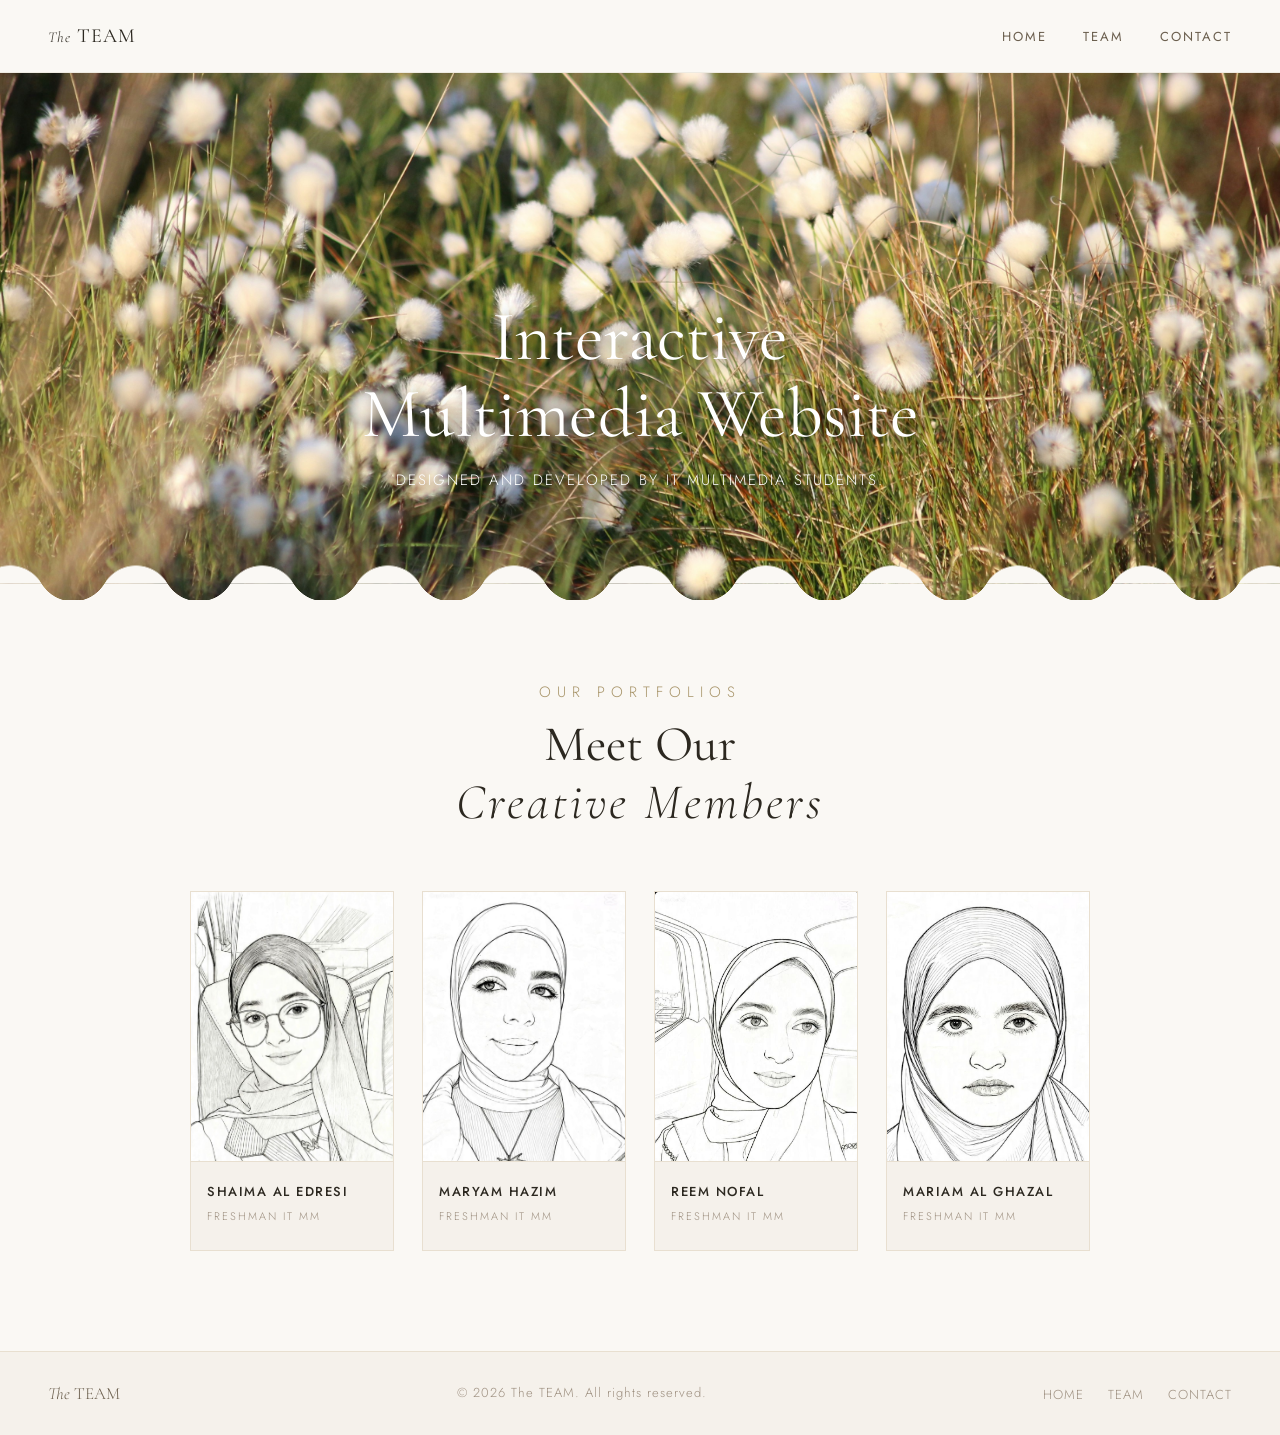
<file: index.html>
<!DOCTYPE html>
<html lang="en">
<head>
  <meta charset="UTF-8" />
  <meta name="viewport" content="width=device-width, initial-scale=1.0" />
  <meta name="description" content="This website is a portfolio for four IT Multimedia students" />
  <title>Interactive Multimedia - Student Profiles</title>
  <link rel="stylesheet" href="styles.css" />
</head>

<body>

<nav class="nav">
  <a href="index.html" class="nav-logo"><em>The</em> TEAM</a>
  <ul class="nav-links">
    <li><a href="index.html">Home</a></li>
    <li><a href="#target-section">Team</a></li>
    <li><a href="contact.html">Contact</a></li>
  </ul>
</nav>

<section class="hero">
  <div class="hero-bg"></div>
  <div class="hero-overlay"></div>

  <div class="hero-content">
    <h1>Interactive Multimedia Website</h1>
    <p>Designed and developed by IT Multimedia students.</p>
  </div>
</section>

<section class="team-section">
  <p class="section-label">Our Portfolios</p>
  <h2 id="target-section" class="section-title">
    Meet Our <br><em>Creative Members</em>
  </h2>

  <div class="team-grid">

    <a href="shaima.html" class="team-card">
      <img class="team-card-img" src="pictures/WhatsApp Image 2026-04-18 at 18.01.10.jpeg
" alt="Shaima Al Edresi" />
      <div class="team-card-info">
        <p class="team-card-name">Shaima Al Edresi</p>
        <p class="team-card-role">Freshman IT MM</p>
      </div>
    </a>
<a href="Maryam.html" class="team-card">
        <img
          class="team-card-img"
          src="pictures/WhatsApp Image 2026-04-15 at 7.02.31 PM.jpeg"
          alt="Maryam Hazim"
         />
        <div class="team-card-info">
          <p class="team-card-name">Maryam Hazim </p>
          <p class="team-card-role">Freshman IT MM</p>
        </div>
      </a>
		
    <a href="reem.html" class="team-card">
      <img class="team-card-img" src="pictures/my picture.jpg" alt="Reem Nofal" />
      <div class="team-card-info">
        <p class="team-card-name">Reem Nofal</p>
        <p class="team-card-role">Freshman IT MM</p>
      </div>
    </a>

    <a href="mariam.html" class="team-card">
      <img class="team-card-img" src="pictures/WhatsApp Image 2026-04-21 at 16.07.06.jpeg
" alt="Mariam Al Ghazal" />
      <div class="team-card-info">
        <p class="team-card-name">Mariam Al Ghazal</p>
        <p class="team-card-role">Freshman IT MM</p>
      </div>
    </a>

  </div>
</section>

<footer>
  <span class="footer-logo"><em>The</em> TEAM</span>
  <span class="footer-copy">© 2026 The TEAM. All rights reserved.</span>
  <ul class="footer-links">
    <li><a href="index.html">Home</a></li>
    <li><a href="#target-section">Team</a></li>
    <li><a href="contact.html">Contact</a></li>
  </ul>
</footer>

</body>
</html>
</file>
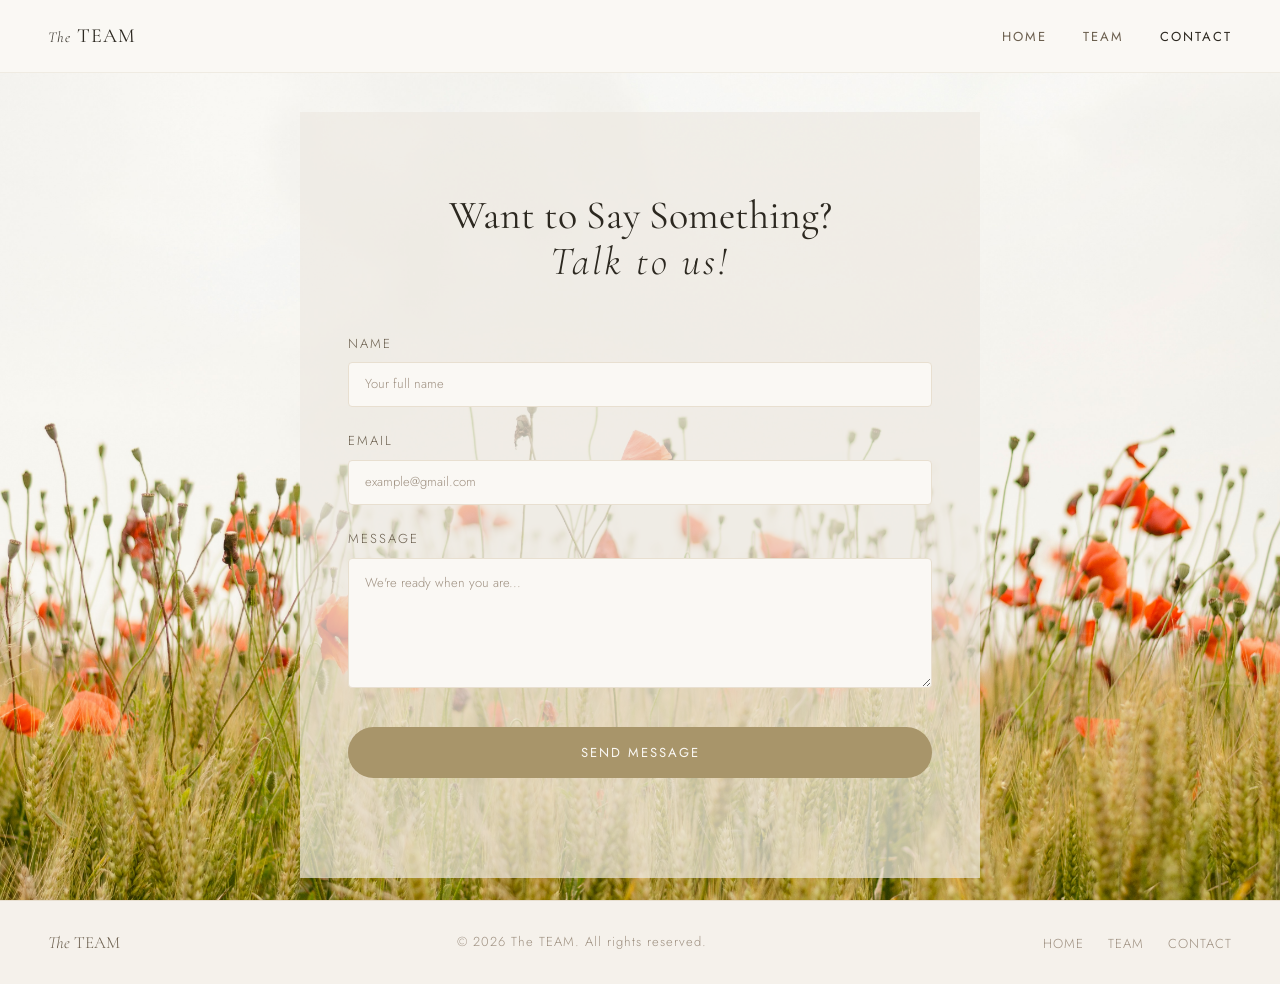
<file: contact.html>
<!DOCTYPE html>
<html lang="en">
<head>
  <meta charset="UTF-8" />
  <meta name="viewport" content="width=device-width, initial-scale=1.0" />
  <title>Contact — The TEAM</title>
  <link rel="stylesheet" href="styles.css" />
</head>

<body>

<nav class="nav">
  <a href="index.html" class="nav-logo"><em>The</em> TEAM</a>
  <ul class="nav-links">
    <li><a href="index.html">Home</a></li>
    <li><a href="index.html">Team</a></li>
    <li><a href="contact.html" class="active">Contact</a></li>
  </ul>
</nav>

<main class="contact-page">

  <img src="pictures/enrico-bet-IicyiaPYGGI-unsplash.jpg" alt="Contact image" />

  <div class="contact-inner">

    <h1 class="section-title">
      Want to Say Something?<br><em>Talk to us!</em>
    </h1>

    <form class="contact-form" action="mailto:U25105853@sharjah.ac.ae" method="post" enctype="text/plain">

      <div class="form-group">
        <label for="name">Name</label>
        <input type="text" id="name" name="name" placeholder="Your full name" required />
      </div>

      <div class="form-group">
        <label for="email">Email</label>
        <input type="email" id="email" name="email" placeholder="example@gmail.com" required />
      </div>

      <div class="form-group">
        <label for="message">Message</label>
        <textarea id="message" name="message" placeholder="We're ready when you are..." required></textarea>
      </div>

      <button type="submit" class="btn-submit">Send Message</button>

    </form>

  </div>

</main>

<footer>
  <span class="footer-logo"><em>The</em> TEAM</span>
  <span class="footer-copy">© 2026 The TEAM. All rights reserved.</span>
  <ul class="footer-links">
    <li><a href="index.html">Home</a></li>
    <li><a href="index.html">Team</a></li>
    <li><a href="contact.html">Contact</a></li>
  </ul>
</footer>

</body>
</html>
</file>
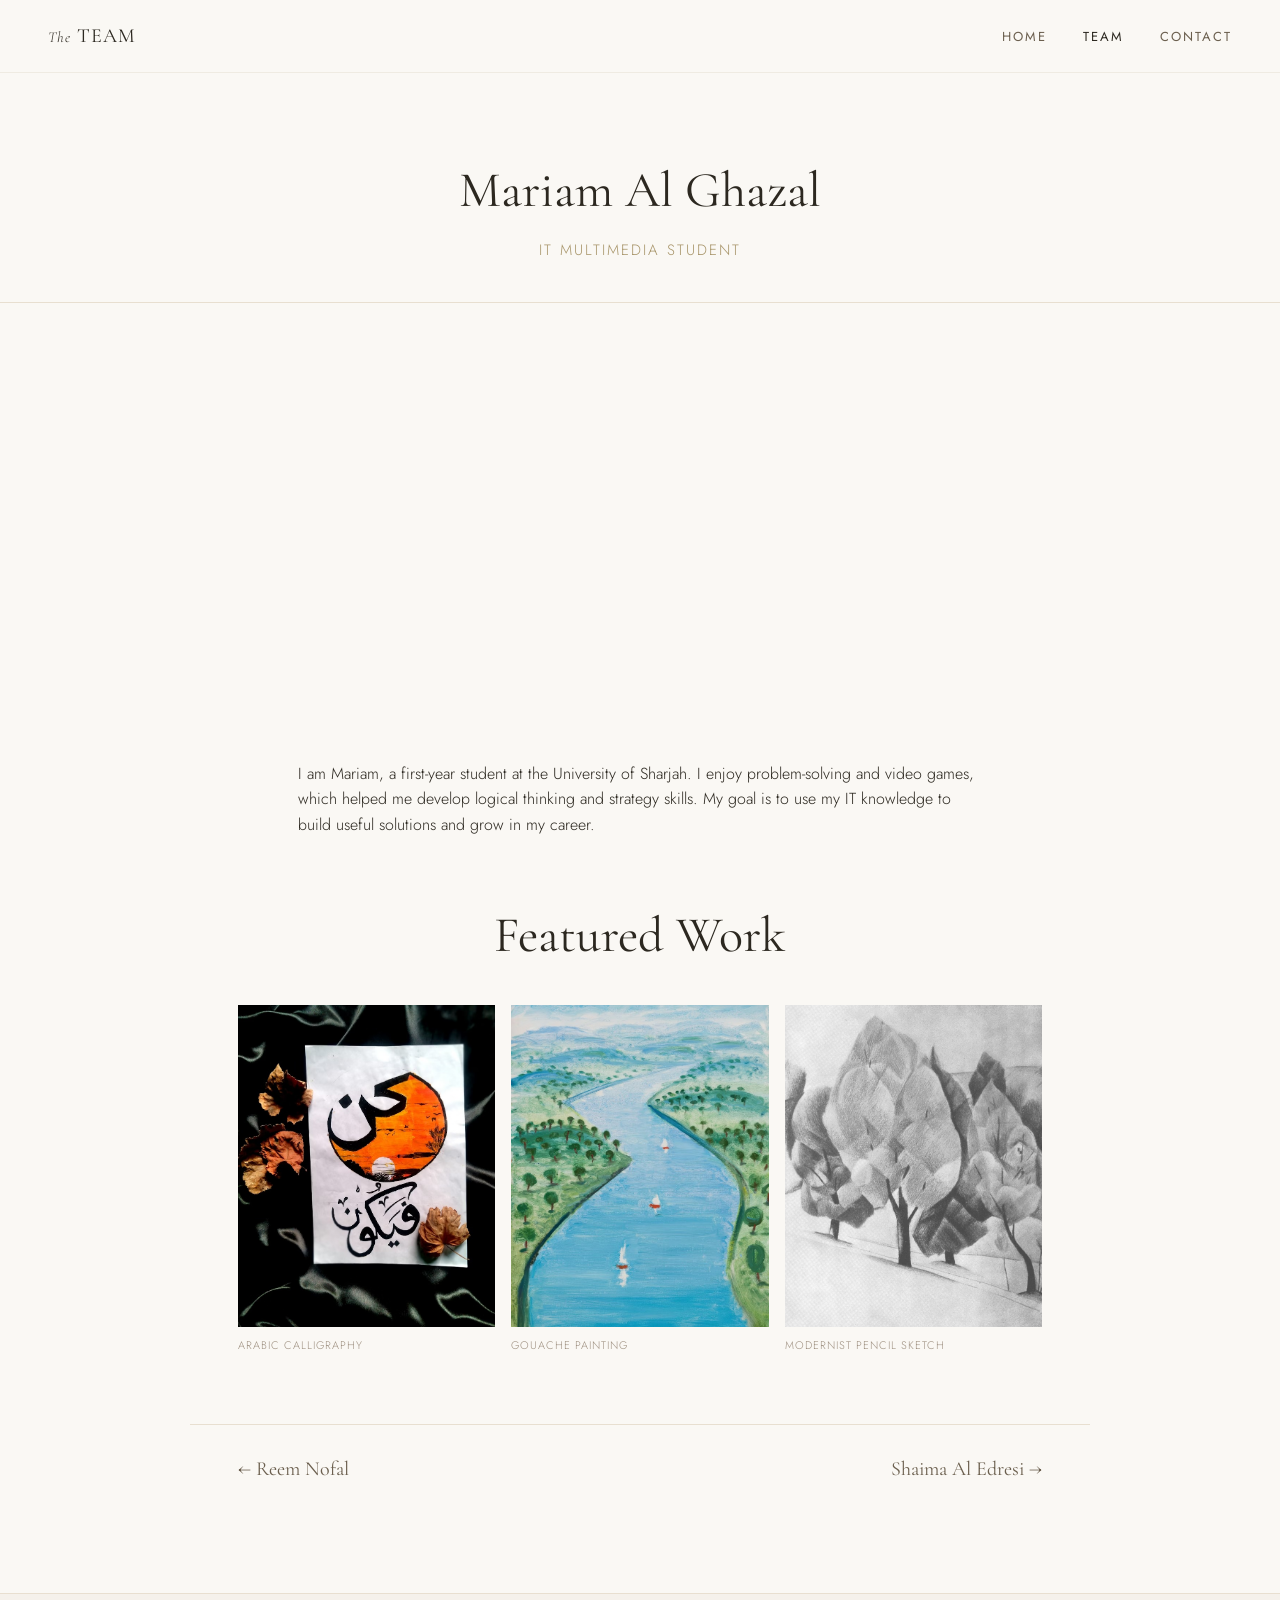
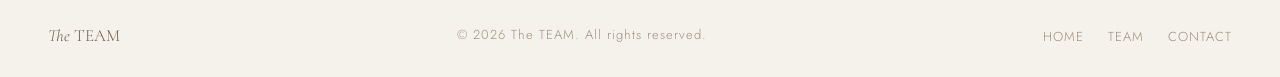
<file: mariam.html>
<!DOCTYPE html>
<html lang="en">
<head>
  <meta charset="UTF-8" />
  <meta name="viewport" content="width=device-width, initial-scale=1.0" />
  <title>Mariam Al Ghazal — The Team</title>
  <link rel="stylesheet" href="styles.css" />
</head>

<body>

<nav class="nav">
  <a href="index.html" class="nav-logo"><em>The</em> TEAM</a>
  <ul class="nav-links">
    <li><a href="index.html">Home</a></li>
    <li><a href="index.html" class="active">Team</a></li>
    <li><a href="contact.html" class="btn-nav">Contact</a></li>
  </ul>
</nav>

<main class="profile-page">

  <header class="profile-header">
    <h1>Mariam Al Ghazal</h1>
    <p class="profile-role">IT Multimedia student</p>
  </header>

  <div class="profile-video-wrap">

   <iframe width="100%" height="400"
  src="https://www.youtube.com/embed/QHWWroo5I4E"
  frameborder="0"
  allowfullscreen>
  </iframe>
   
    <p>
      I am Mariam, a first-year student at the University of Sharjah. I enjoy problem-solving and video games, which helped me develop logical thinking and strategy skills. My goal is to use my IT knowledge to build useful solutions and grow in my career.
    </p>

  </div>

  <section class="selected-work">
    <h2 class="section-title">Featured Work</h2>

    <div class="work-grid">

      <div class="work-item">
        <img src="pictures/WhatsApp Image 2026-04-21 at 16.07.05 (1).jpeg" alt="Arabic Calligraphy">
        <p class="work-caption">Arabic Calligraphy</p>
      </div>

      <div class="work-item">
        <img src="pictures/WhatsApp Image 2026-04-21 at 16.07.05.jpeg" alt="Gouache Painting">
        <p class="work-caption">Gouache Painting</p>
      </div>

      <div class="work-item">
        <img src="pictures/WhatsApp Image 2026-04-21 at 16.07.04.jpeg" alt="Modernist Pencil Sketch">
        <p class="work-caption">Modernist Pencil Sketch</p>
      </div>

    </div>
  </section>

  <nav class="profile-nav" aria-label="Team navigation">
    <a href="reem.html"><span>← Reem Nofal</span></a>
    <a href="shaima.html"><span>Shaima Al Edresi →</span></a>
  </nav>

</main>

<footer>
  <span class="footer-logo"><em>The</em> TEAM</span>
  <span class="footer-copy">© 2026 The TEAM. All rights reserved.</span>
  <ul class="footer-links">
    <li><a href="index.html">Home</a></li>
    <li><a href="index.html">Team</a></li>
    <li><a href="contact.html">Contact</a></li>
  </ul>
</footer>

</body>
</html>
</file>
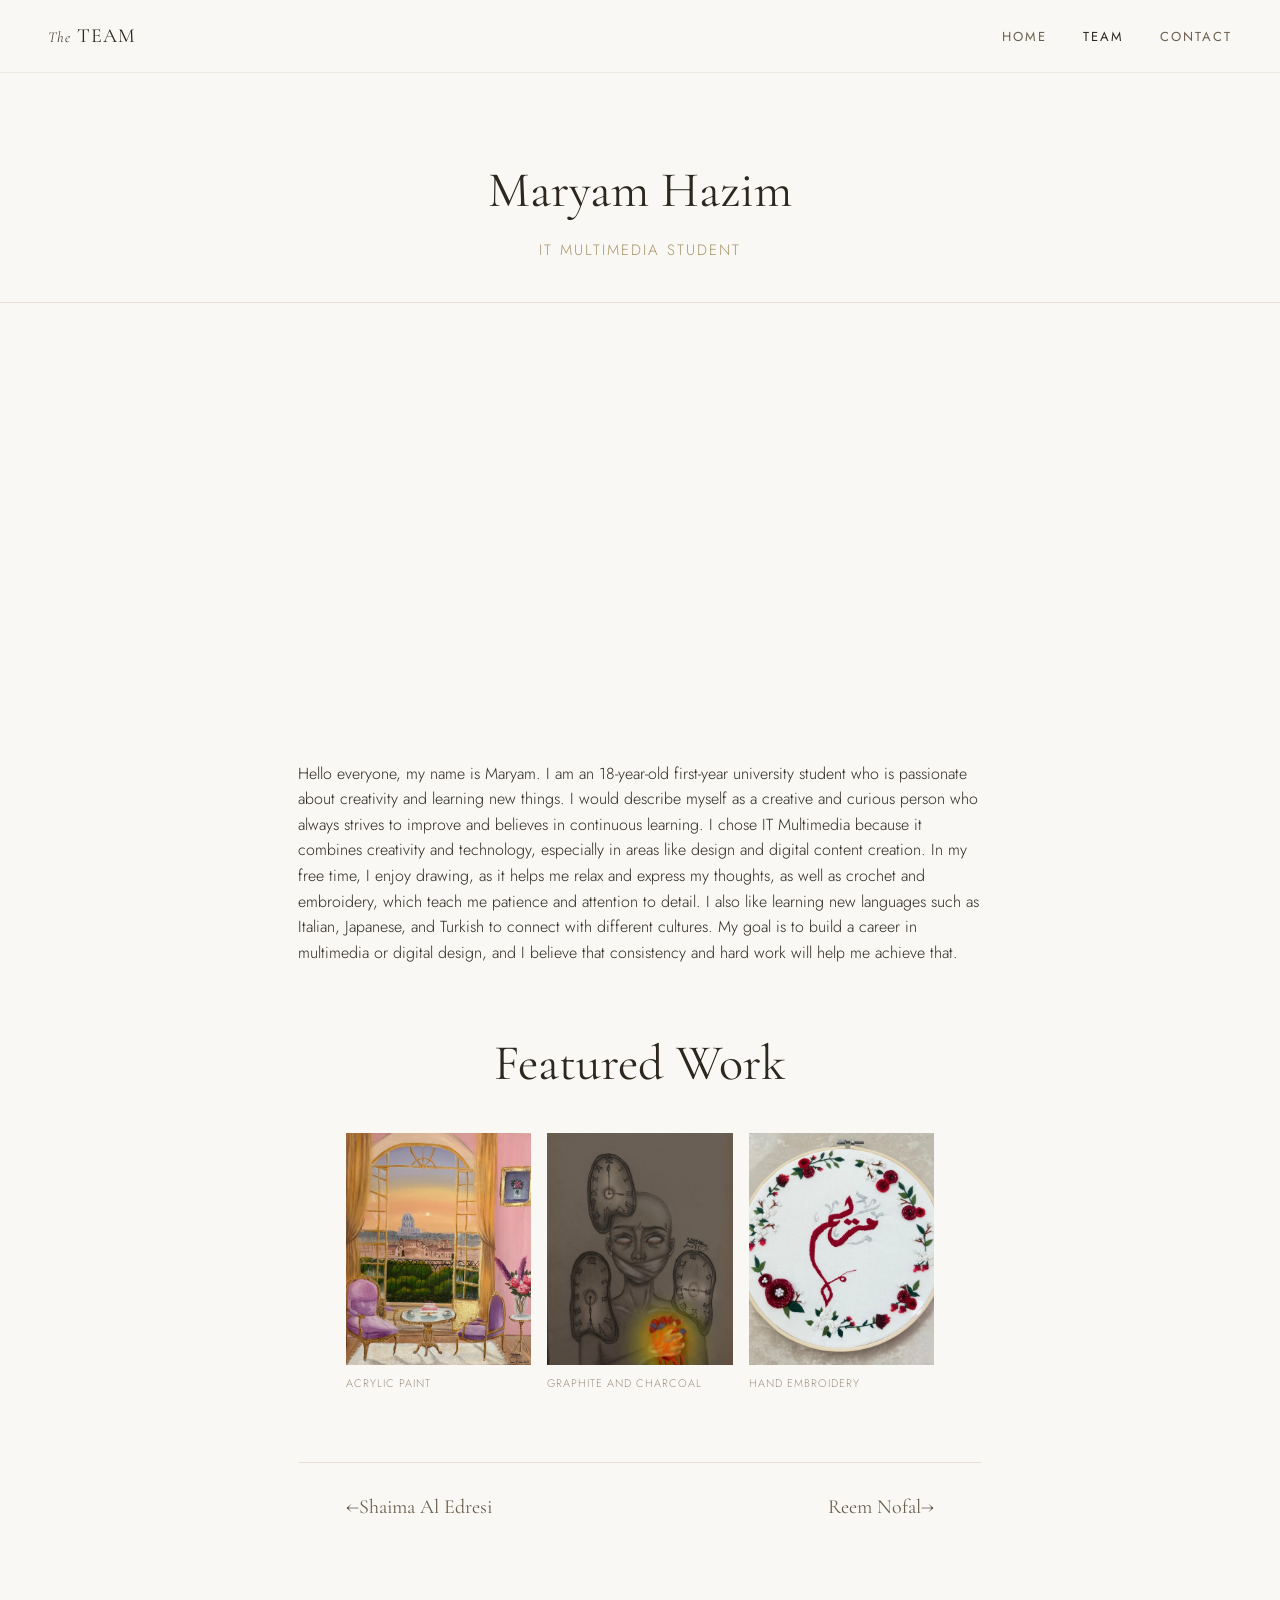
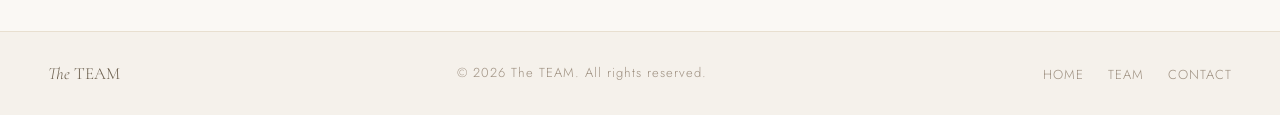
<file: Maryam.html>
<!DOCTYPE html>
<html lang="en">
<head>
  <meta charset="UTF-8" />
  <meta name="viewport" content="width=device-width, initial-scale=1.0" />
  <title>Maryam Hazim— The Team</title>
  <link rel="stylesheet" href="styles.css" />
</head>
<body>

 
<nav class="nav">
    <a href="index.html" class="nav-logo"><em>The</em> TEAM</a>
    <ul class="nav-links">
      <li><a href="index.html">Home</a></li>
      <li><a href="index.html" class="active">Team</a></li>
      <li><a href="contact.html" class="btn-nav">Contact</a></li>
    </ul>
  </nav>

  <main class="profile-page">
<header class="profile-header">
      <h1>Maryam Hazim</h1>
      <p class="profile-role">IT Multimedia student</p>
    </header>


    <div class="profile-video-wrap">
      <iframe width="100%" height="400"
  src="https://www.youtube.com/embed/pwQNQvRiMKM"
  frameborder="0"
  allowfullscreen>
  </iframe>

		  <p>Hello everyone, my name is Maryam. I am an 18-year-old first-year university student who is passionate about creativity and learning new things. I would describe myself as a creative and curious person who always strives to improve and believes in continuous learning. I chose IT Multimedia because it combines creativity and technology, especially in areas like design and digital content creation. In my free time, I enjoy drawing, as it helps me relax and express my thoughts, as well as crochet and embroidery, which teach me patience and attention to detail. I also like learning new languages such as Italian, Japanese, and Turkish to connect with different cultures. My goal is to build a career in multimedia or digital design, and I believe that consistency and hard work will help me achieve that.</p>
<section class="selected-work">
  <h2 class="section-title">Featured Work</h2>

      <div class="work-grid">

        <div class="work-item"><img src="pictures/WhatsApp Image 2026-04-17 at 10.58.40 AM.jpeg" alt="Acrylic Paint"/>
<p class="work-caption">Acrylic Paint</p>
        </div>

        <div class="work-item"><img src="pictures/WhatsApp Image 2026-04-17 at 11.04.23 AM.jpeg" alt="Graphite and Charcoal"/>
<p class="work-caption">Graphite and Charcoal</p>
        </div>

        <div class="work-item"><img src="pictures/WhatsApp Image 2026-04-17 at 11.07.57 AM.jpeg" alt="Hand embroidery"/>
<p class="work-caption">Hand embroidery&nbsp; </p>
        </div>

      </div>
</section>


    <nav class="profile-nav" aria-label="Team navigation">
      <a href="shaima.html">
        <span>&#8592;Shaima Al Edresi</span> 
      </a>
      <a href="reem.html">
         <span>Reem Nofal&#8594;</span>
      </a>
    </nav>

  </main>

 
  <footer>
    <span class="footer-logo"><em>The</em> TEAM</span>
    <span class="footer-copy">&copy; 2026 The TEAM. All rights reserved.</span>
    <ul class="footer-links">
      <li><a href="index.html">Home</a></li>
      <li><a href="index.html">Team</a></li>
      <li><a href="contact.html">Contact</a></li>
    </ul>
  </footer>

</body>
</html>
</file>
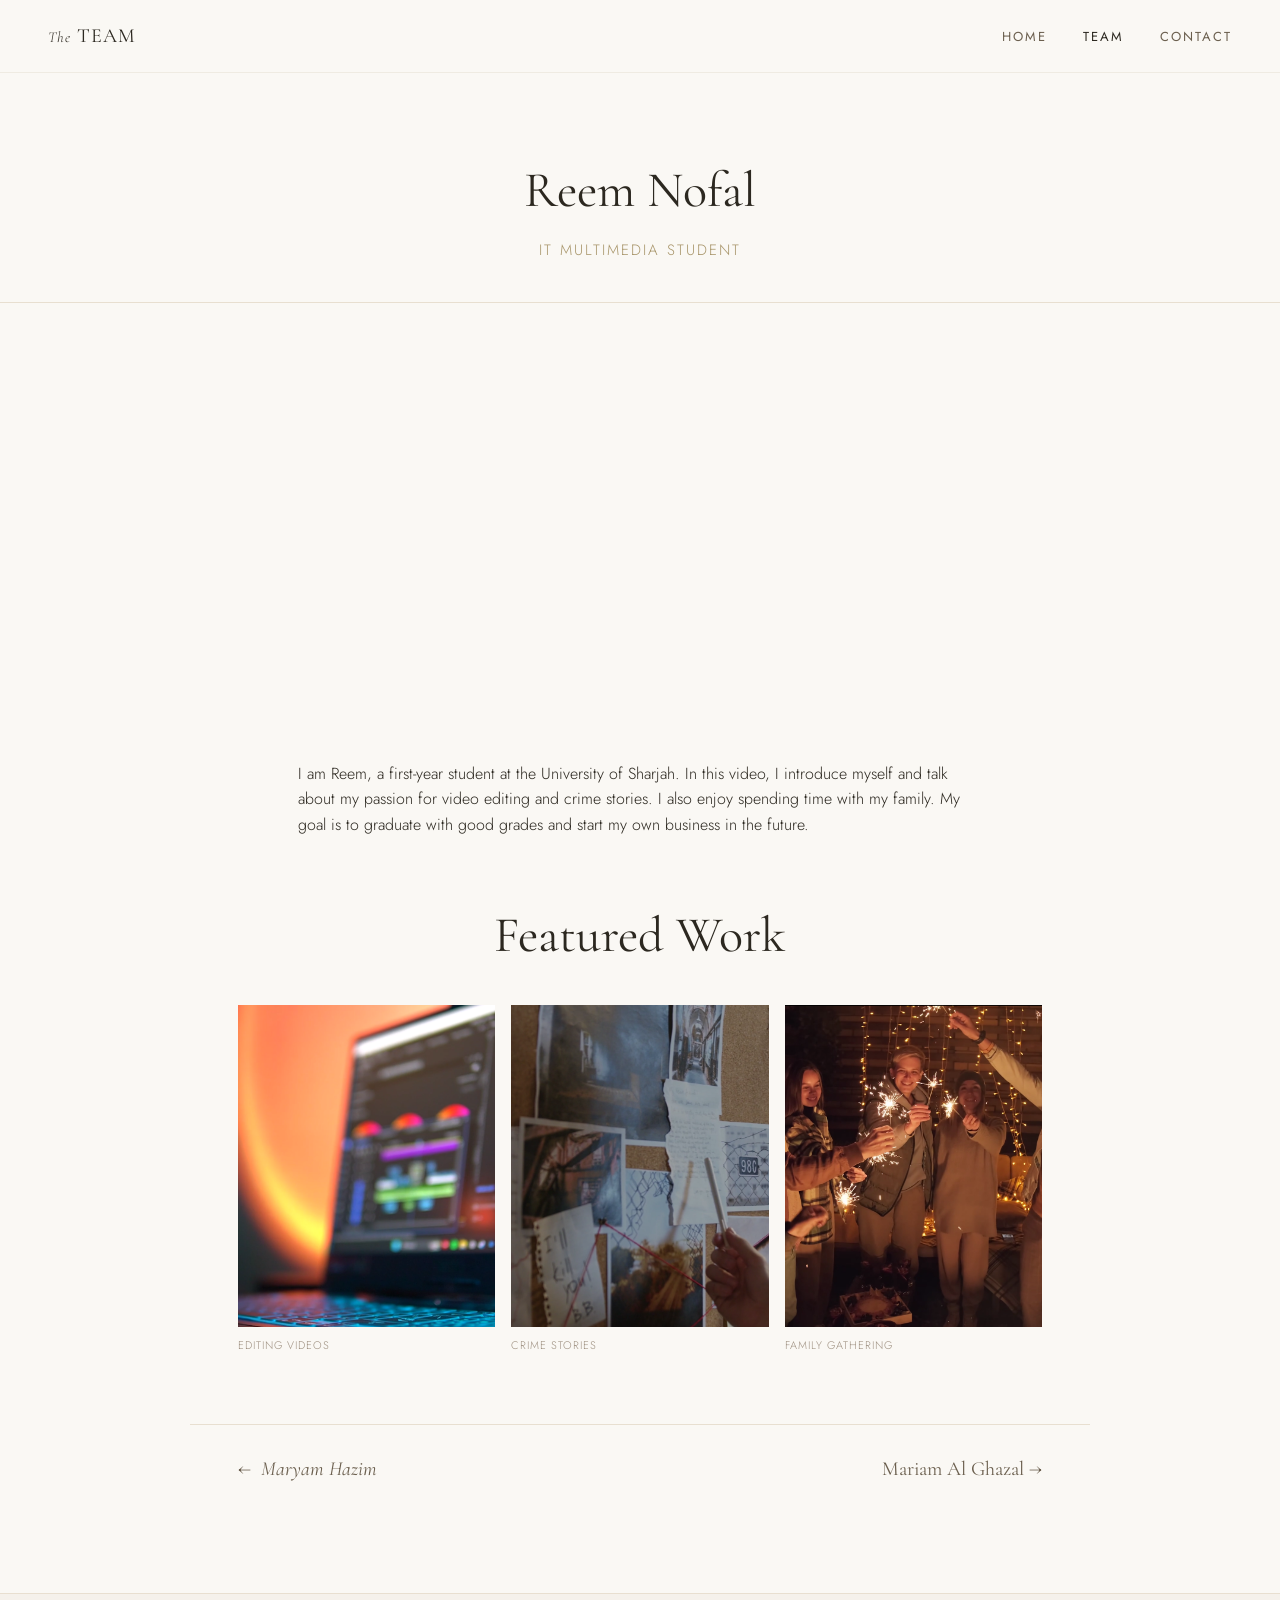
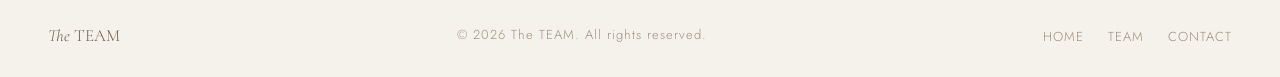
<file: reem.html>
<!DOCTYPE html>
<html lang="en">
<head>
  <meta charset="UTF-8" />
  <meta name="viewport" content="width=device-width, initial-scale=1.0" />
  <title>Reem Nofal</title>
  <link rel="stylesheet" href="styles.css" />
</head>

<body>

<nav class="nav">
  <a href="index.html" class="nav-logo"><em>The</em> TEAM</a>
  <ul class="nav-links">
    <li><a href="index.html">Home</a></li>
    <li><a href="index.html" class="active">Team</a></li>
    <li><a href="contact.html" class="btn-nav">Contact</a></li>
  </ul>
</nav>

<main class="profile-page">

  <header class="profile-header">
    <h1>Reem Nofal</h1>
    <p class="profile-role">IT Multimedia student</p>
  </header>

  <div class="profile-video-wrap">

  <iframe width="100%" height="400"
  src="https://www.youtube.com/embed/Q4A6qf6Msws"
  frameborder="0"
  allowfullscreen>
  </iframe>



    <p>
      I am Reem, a first-year student at the University of Sharjah. In this video, I introduce myself and talk about my passion for video editing and crime stories. I also enjoy spending time with my family. My goal is to graduate with good grades and start my own business in the future.
    </p>

  </div>

  <section class="selected-work">
    <h2 class="section-title">Featured Work</h2>

    <div class="work-grid">

      <div class="work-item">
        <img src="pictures/Editing Videos.png" alt="Editing Videos">
        <p class="work-caption">Editing Videos</p>
      </div>

      <div class="work-item">
        <img src="pictures/Crime Stories.png" alt="Crime Stories">
        <p class="work-caption">Crime Stories</p>
      </div>

      <div class="work-item">
        <img src="pictures/Family Gathering.png" alt="Family Gathering">
        <p class="work-caption">Family Gathering</p>
      </div>

    </div>
  </section>

    <nav class="profile-nav" aria-label="Team navigation">
      <a href="Maryam.html">
        <span>&#8592;</span> Maryam Hazim
      </a>
    <a href="mariam.html"><span>Mariam Al Ghazal →</span></a>
  </nav>

</main>

<footer>
  <span class="footer-logo"><em>The</em> TEAM</span>
  <span class="footer-copy">© 2026 The TEAM. All rights reserved.</span>
  <ul class="footer-links">
    <li><a href="index.html">Home</a></li>
    <li><a href="index.html">Team</a></li>
    <li><a href="contact.html">Contact</a></li>
  </ul>
</footer>

</body>
</html>
</file>
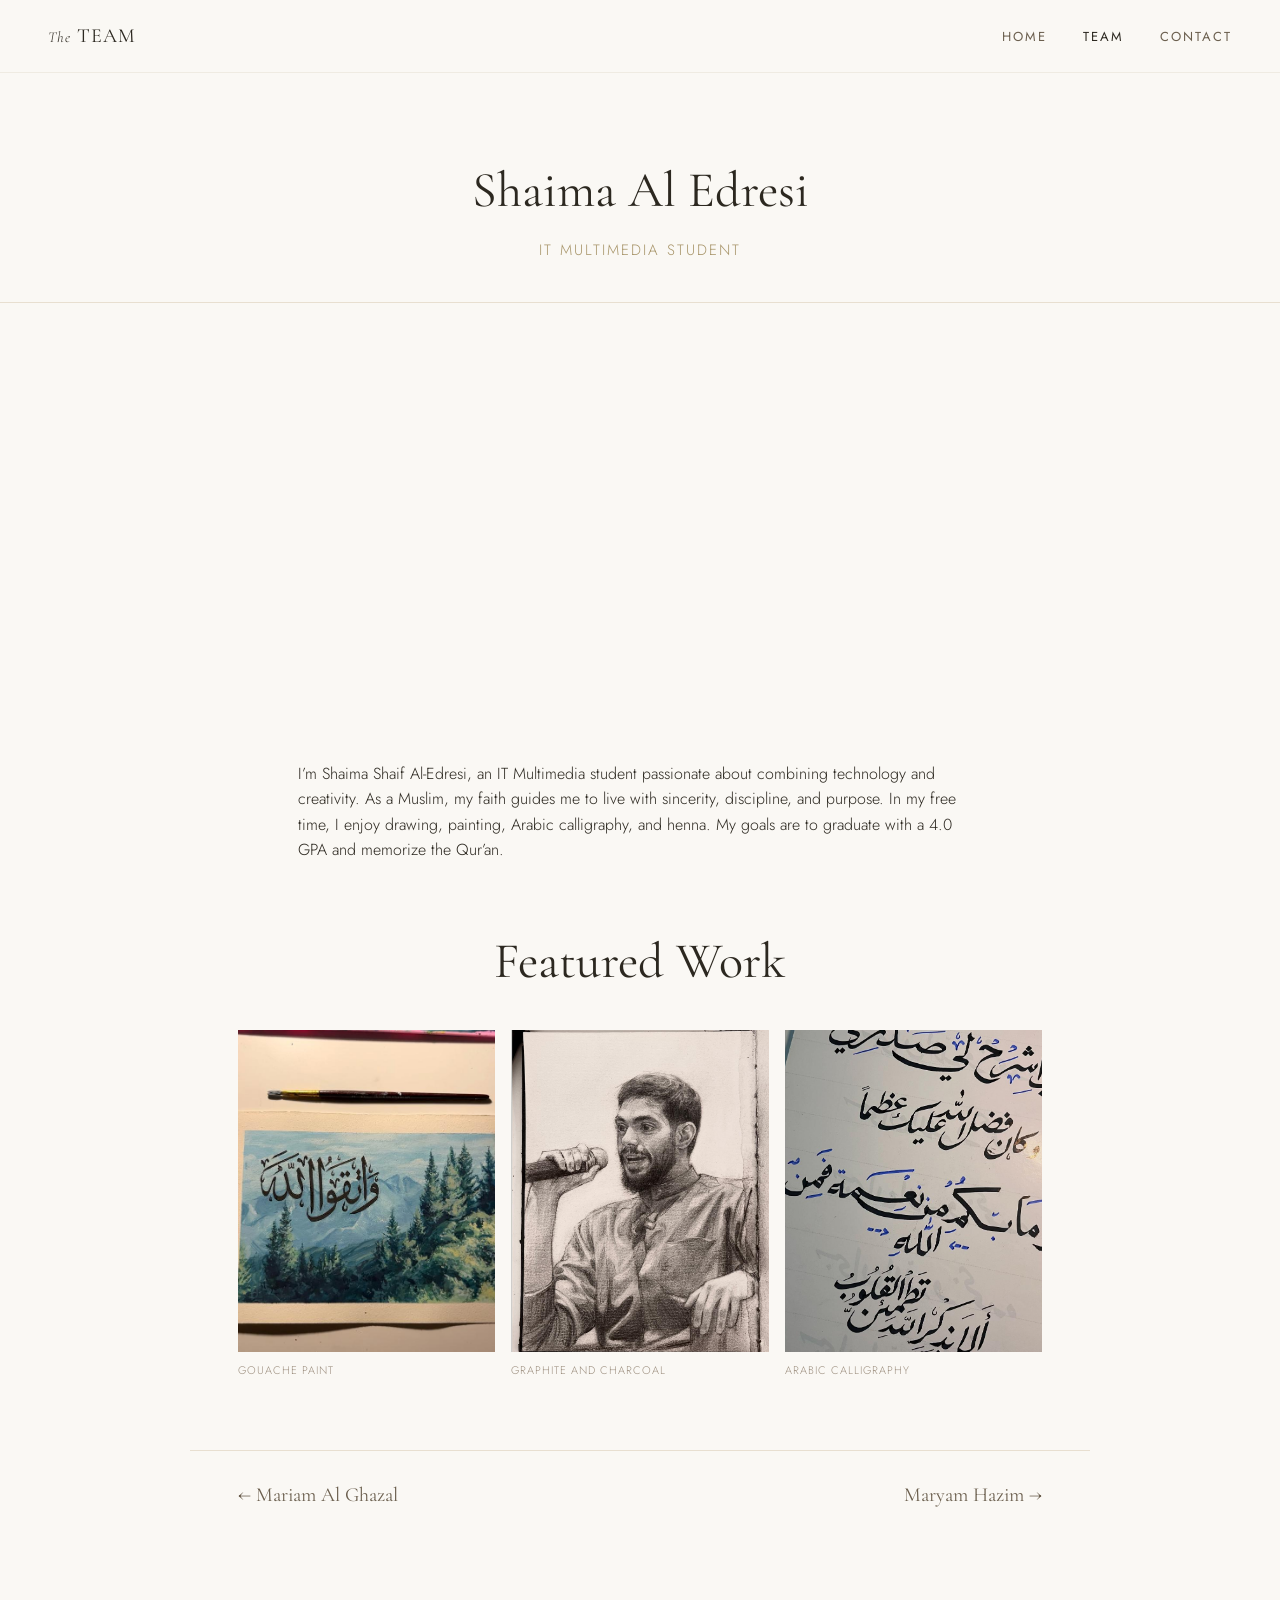
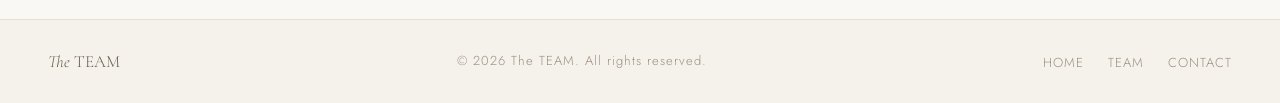
<file: shaima.html>
<!DOCTYPE html>
<html lang="en">
<head>
  <meta charset="UTF-8" />
  <meta name="viewport" content="width=device-width, initial-scale=1.0" />
  <title>Shaima Al Edresi — The Team</title>
  <link rel="stylesheet" href="styles.css" />
</head>

<body>

<nav class="nav">
  <a href="index.html" class="nav-logo"><em>The</em> TEAM</a>
  <ul class="nav-links">
    <li><a href="index.html">Home</a></li>
    <li><a href="index.html" class="active">Team</a></li>
    <li><a href="contact.html" class="btn-nav">Contact</a></li>
  </ul>
</nav>

<main class="profile-page">

  <header class="profile-header">
    <h1>Shaima Al Edresi</h1>
    <p class="profile-role">IT Multimedia student</p>
  </header>

  <div class="profile-video-wrap">

  <iframe width="100%" height="400"
  src="https://www.youtube.com/embed/Vz8Abz4FqN8"
  frameborder="0"
  allowfullscreen>
  </iframe>

    <p>
      I’m Shaima Shaif Al-Edresi, an IT Multimedia student passionate about combining technology and creativity. 
      As a Muslim, my faith guides me to live with sincerity, discipline, and purpose. 
      In my free time, I enjoy drawing, painting, Arabic calligraphy, and henna. 
      My goals are to graduate with a 4.0 GPA and memorize the Qur’an.
    </p>

  </div>

  <section class="selected-work">
    <h2 class="section-title">Featured Work</h2>

    <div class="work-grid">

      <div class="work-item">
        <img src="pictures/WhatsApp Image 2026-04-17 at 15.54.40 (2).jpeg" alt="Gouache Paint">
        <p class="work-caption">Gouache Paint</p>
      </div>

      <div class="work-item">
        <img src="pictures/WhatsApp Image 2026-04-17 at 15.54.40 (1).jpeg" alt="Graphite and Charcoal">
        <p class="work-caption">Graphite and Charcoal</p>
      </div>

      <div class="work-item">
        <img src="pictures/WhatsApp Image 2026-04-17 at 15.54.40.jpeg" alt="Arabic Calligraphy">
        <p class="work-caption">Arabic Calligraphy</p>
      </div>

    </div>
  </section>

  <nav class="profile-nav" aria-label="Team navigation">
    <a href="mariam.html"><span>← Mariam Al Ghazal</span></a>
    <a href="Maryam.html"><span>Maryam Hazim →</span></a>
  </nav>

</main>

<footer>
  <span class="footer-logo"><em>The</em> TEAM</span>
  <span class="footer-copy">© 2026 The TEAM. All rights reserved.</span>
  <ul class="footer-links">
    <li><a href="index.html">Home</a></li>
    <li><a href="index.html">Team</a></li>
    <li><a href="contact.html">Contact</a></li>
  </ul>
</footer>

</body>
</html>
</file>
<file: styles.css>
@import url('https://fonts.googleapis.com/css2?family=Cormorant+Garamond:ital,wght@0,300;0,400;0,500;0,600;1,300;1,400&family=Jost:wght@300;400;500&display=swap');

:root {
  --cream:       #f5f1eb;
  --warm-white:  #faf8f4;
  --sand:        #e8dfd0;
  --taupe:       #c4b49a;
  --gold:        #a8956a;
  --dark-gold:   #8a7a55;
  --text-dark:   #2c2820;
  --text-mid:    #6b5f4e;
  --text-light:  #9e9080;
  --font-serif:  'Cormorant Garamond', Georgia, serif;
  --font-sans:   'Jost', sans-serif;
  --radius:      4px;
  --transition:  0.35s ease;
}


*, *::before, *::after { box-sizing: border-box; margin: 0; padding: 0; }

html { scroll-behavior: smooth; }

body {
  background-color: var(--warm-white);
  color: var(--text-dark);
  font-family: var(--font-sans);
  font-weight: 300;
  line-height: 1.6;
}

img { display: block; max-width: 100%; }

a { text-decoration: none; color: inherit; }


.nav {
  position: fixed;
  top: 0; left: 0; right: 0;
  z-index: 100;
  display: flex;
  align-items: center;
  justify-content: space-between;
  padding: 20px 48px;
  background: var(--warm-white);
  border-bottom: 1px solid rgba(196, 180, 154, 0.2);
}

.nav-logo {
  font-family: var(--font-serif);
  font-size: 20px;
  font-weight: 400;
  letter-spacing: 1px;
  color: var(--text-dark);
}

.nav-logo em {
  font-style: italic;
  font-weight: 300;
  font-size: 15px;
}

.nav-links {
  display: flex;
  align-items: center;
  gap: 36px;
  list-style: none;
}

.nav-links a {
  font-family: var(--font-sans);
  font-size: 13px;
  font-weight: 400;
  letter-spacing: 2px;
  text-transform: uppercase;
  color: var(--text-mid);
  transition: color var(--transition);
}
.nav-links a:focus,
.nav-links a:focus-visible {
  outline: 3px solid #a8956a;
  outline-offset: 8px;
  border-radius: 6px;
  color: var(--text-dark);
}

.nav-links a:hover { color: var(--text-dark); }

.nav-links a.active { color: var(--text-dark); }


.hero {
  position: relative;
  height: 100px;
  min-height: 600px;
  overflow: hidden;
}

.hero-bg {
  position: absolute;
  inset: 0;
  background-image: url('pictures/lidia-nikole-R7oHCfHo2ik-unsplash.jpg');
  background-size: cover;
  background-position: center;
  transform: scale(1.05);
  transition: transform 8s ease;
	
  --mask:
    radial-gradient(34.99px at 50% calc(100% - 48px),#000 99%,#0000 101%) calc(50% - 60px) 0/120px 100%,
    radial-gradient(34.99px at 50% calc(100% + 18px),#0000 99%,#000 101%) 50% calc(100% - 30px)/120px 100% repeat-x;
    -webkit-mask: var(--mask);
          mask: var(--mask);

}

.hero:hover .hero-bg { transform: scale(1); }

.hero-content {
  position: absolute;
  bottom: 18%;
  left: 50%;
  text-align: center;
  width: 90%;
  max-width: 600px;
  animation: fadeUp 1s ease both;
}

.hero-content h1 {
    font-family: var(--font-serif);
    font-size: 70px;
    font-weight: 400;
    line-height: 1.1;
    color: #ffffff;
    margin-bottom: 16px;
    text-shadow: 8px 3px 16px #000000;
}

.hero-content p {
  font-size: 15px;
  color: #ffffff;
  letter-spacing: 2px;
  text-transform: uppercase;
  font-weight: 300;
}



.section-label {
  font-family: var(--font-sans);
  font-size: 15px;
  letter-spacing: 6px;
  text-transform: uppercase;
  color: var(--gold);
  margin-bottom: 12px;
}

.section-title {
  font-family: var(--font-serif);
  font-size: 50px;
  font-weight: 400;
  line-height: 1.15;
  color: var(--text-dark);
}

.section-title em {
  font-style: italic;
  font-weight: 300;
  letter-spacing: 3px;
}


.team-section {
  background: var(--warm-white);
  padding: 80px 48px 100px;
  text-align: center;
}

.team-section .section-title { margin-bottom: 60px; }

.team-grid {
  display: grid;
  grid-template-columns: repeat(4, 1fr);
  gap: 28px;
  max-width: 900px;
  margin: 0 auto;
}

.team-card {
  background: var(--cream);
  border: 1px solid var(--sand);
  overflow: hidden;
  transition: transform var(--transition), box-shadow var(--transition);
  cursor: pointer;
}

.team-card:hover {
    transform: translateY(-6px);
    box-shadow: 0 20px 50px #C6BCB7;
    -webkit-box-shadow: 0 20px 50px #C6BCB7;
}

.team-card-img {
  width: 100%;
  aspect-ratio: 3/4;
  object-fit: cover;
  object-position:  top;
  transition:var(--transition);
}

.team-card:hover .team-card-img {}

.team-card-info {
  padding: 20px 16px 24px;
  text-align: left;
  border-top: 1px solid var(--sand);
}

.team-card-name {
  font-family: var(--font-sans);
  font-size: 13px;
  font-weight: 500;
  letter-spacing: 1.5px;
  text-transform: uppercase;
  color: var(--text-dark);
  margin-bottom: 5px;
}

.team-card-role {
  font-family: var(--font-sans);
  font-size: 11px;
  letter-spacing: 2px;
  text-transform: uppercase;
  color: var(--text-light);
}


footer {
  background: var(--cream);
  border-top: 1px solid var(--sand);
  padding: 28px 48px;
  display: flex;
  align-items: center;
  justify-content: space-between;
}

footer .footer-logo {
  font-family: var(--font-serif);
  font-size: 17px;
  color: var(--text-mid);
}

footer .footer-copy {
  font-size: 13px;
  color: var(--text-light);
  letter-spacing: 1px;
}

footer .footer-links {
  display: flex;
  gap: 24px;
  list-style: none;
}

footer .footer-links a {
  font-size: 13px;
  letter-spacing: 1px;
  text-transform: uppercase;
  color: var(--text-light);
  transition: color var(--transition);
}

footer .footer-links a:hover { color: var(--gold); }


.profile-page {
  padding-top: 90px;
  min-height: 100vh;
  background: var(--warm-white);
}

.profile-header {
  text-align: center;
  padding: 60px 48px 40px;
  border-bottom: 1px solid var(--sand);
}

.profile-header h1 {
  font-family: var(--font-serif);
  font-size: 50px;
  font-weight: 400;
  color: var(--text-dark);
  margin-bottom: 8px;
}

.profile-header .profile-role {
  font-family: var(--font-sans);
  font-size: 15px;
  letter-spacing: 2px;
  text-transform: uppercase;
  color: var(--gold);
}


.profile-video-wrap {
  max-width: 780px;
  margin: 50px auto 0;
  padding: 0 48px;
}

.video-player {
  position: relative;
  width: 100%;
  background: #1a1610;
  overflow: hidden;
  border-radius: 2px;
  padding-bottom: 20px;
  background-color: var(--warm-white)
}



.selected-work {
  max-width: 900px;
  margin: 70px auto;
  padding: 0 48px;
}

.selected-work .section-title {
  text-align: center;
  margin-bottom: 40px;
}

.work-grid {
  display: grid;
  grid-template-columns: repeat(3, 1fr);
  gap: 16px;
}

.work-item { overflow: hidden; }

.work-item img {
  width: 100%;
  aspect-ratio: 4/5;
  object-fit: cover;
  object-position: center ;
  transition: transform 0.5s ease;
}

.work-item:hover img { transform: scale(1.04);}

.work-caption {
  margin-top: 10px;
  font-size: 11px;
  color: var(--text-light);
  letter-spacing: 1px;
  text-transform: uppercase;
}


.profile-nav {
  max-width: 900px;
  margin: 0 auto 80px;
  padding: 28px 48px;
  display: flex;
  justify-content: space-between;
  border-top: 1px solid var(--sand);
}

.profile-nav a {
  display: flex;
  align-items: center;
  gap: 10px;
  font-family: var(--font-serif);
  font-size: 20px;
  font-weight: 400;
  font-style: italic;
  color: var(--text-mid);
  transition: color var(--transition);
}

.profile-nav a:hover { color: var(--gold); }

.profile-nav a span { font-style: normal; font-size: 20px; }


.contact-page {
  padding-top: 90px;
  min-height: 100vh;
  display: flex;
  align-items: center;
  justify-content: center;
	position: relative; }
.contact-page img {
    position: absolute;
    top: 0;
    left:0 ;
    z-index: -1;
    width: 100%;
   height: 100%;
   object-fit: cover;
}

.contact-inner {
    width: 100%;
    max-width: 680px;
    padding: 80px 48px 100px;
    text-align: center;
	background-color: rgba(238,234,227,0.70);
	overflow: auto;
}

.contact-inner .section-title {
  font-size: 40px;
  margin-bottom: 50px;
}

.contact-form {
  text-align: left;
}

.form-group {
  margin-bottom: 24px;
}

.form-group label {
  display: block;
  font-size: 13px;
  letter-spacing: 2px;
  text-transform: uppercase;
  color: var(--text-mid);
  margin-bottom: 8px;
}

.form-group input,
.form-group textarea {
  width: 100%;
  padding: 14px 16px;
  background: var(--warm-white);
  border: 1px solid var(--sand);
  border-radius: var(--radius);
  font-family: var(--font-sans);
  font-size: 10px;
  font-weight: 300;
  color: var(--text-dark);
  transition: border-color var(--transition), background var(--transition);
}

.form-group input::placeholder,
.form-group textarea::placeholder {
  color: var(--text-light);
  font-size: 13px;
}

.form-group input:focus,
.form-group textarea:focus {
  border-color: var(--gold);
  background: var(--warm-white);
}

.form-group textarea {
  min-height: 130px;
  resize: vertical;
}

.btn-submit {
  display: block;
  width: 100%;
  padding: 16px;
  margin-top: 32px;
  background: var(--gold);
  border: none;
  border-radius: 30px;
  font-family: var(--font-sans);
  font-size: 13px;
  font-weight: 400;
  letter-spacing: 2px;
  text-transform: uppercase;
  color: var(--warm-white);
  cursor: pointer;
  transition: background var(--transition), transform var(--transition);
}

.btn-submit:hover {
  background: var(--dark-gold);
  transform: translateY(-2px);
}


@keyframes fadeUp {
  from { opacity: 0; transform: translateX(-50%) translateY(24px); }
  to   { opacity: 1; transform: translateX(-50%) translateY(0); }
}

@media (max-width: 768px) {
  .nav { padding: 16px 24px; }

  .team-section, .selected-work, .profile-video-wrap,
  .profile-header, .profile-nav { padding-left: 24px; padding-right: 24px; }

  .team-grid { grid-template-columns: 1fr; max-width: 320px; }

  .work-grid { grid-template-columns: 1fr; }

  footer { flex-direction: column; gap: 16px; text-align: center; }

  .contact-inner { padding: 60px 24px 80px; }
}
</file>
